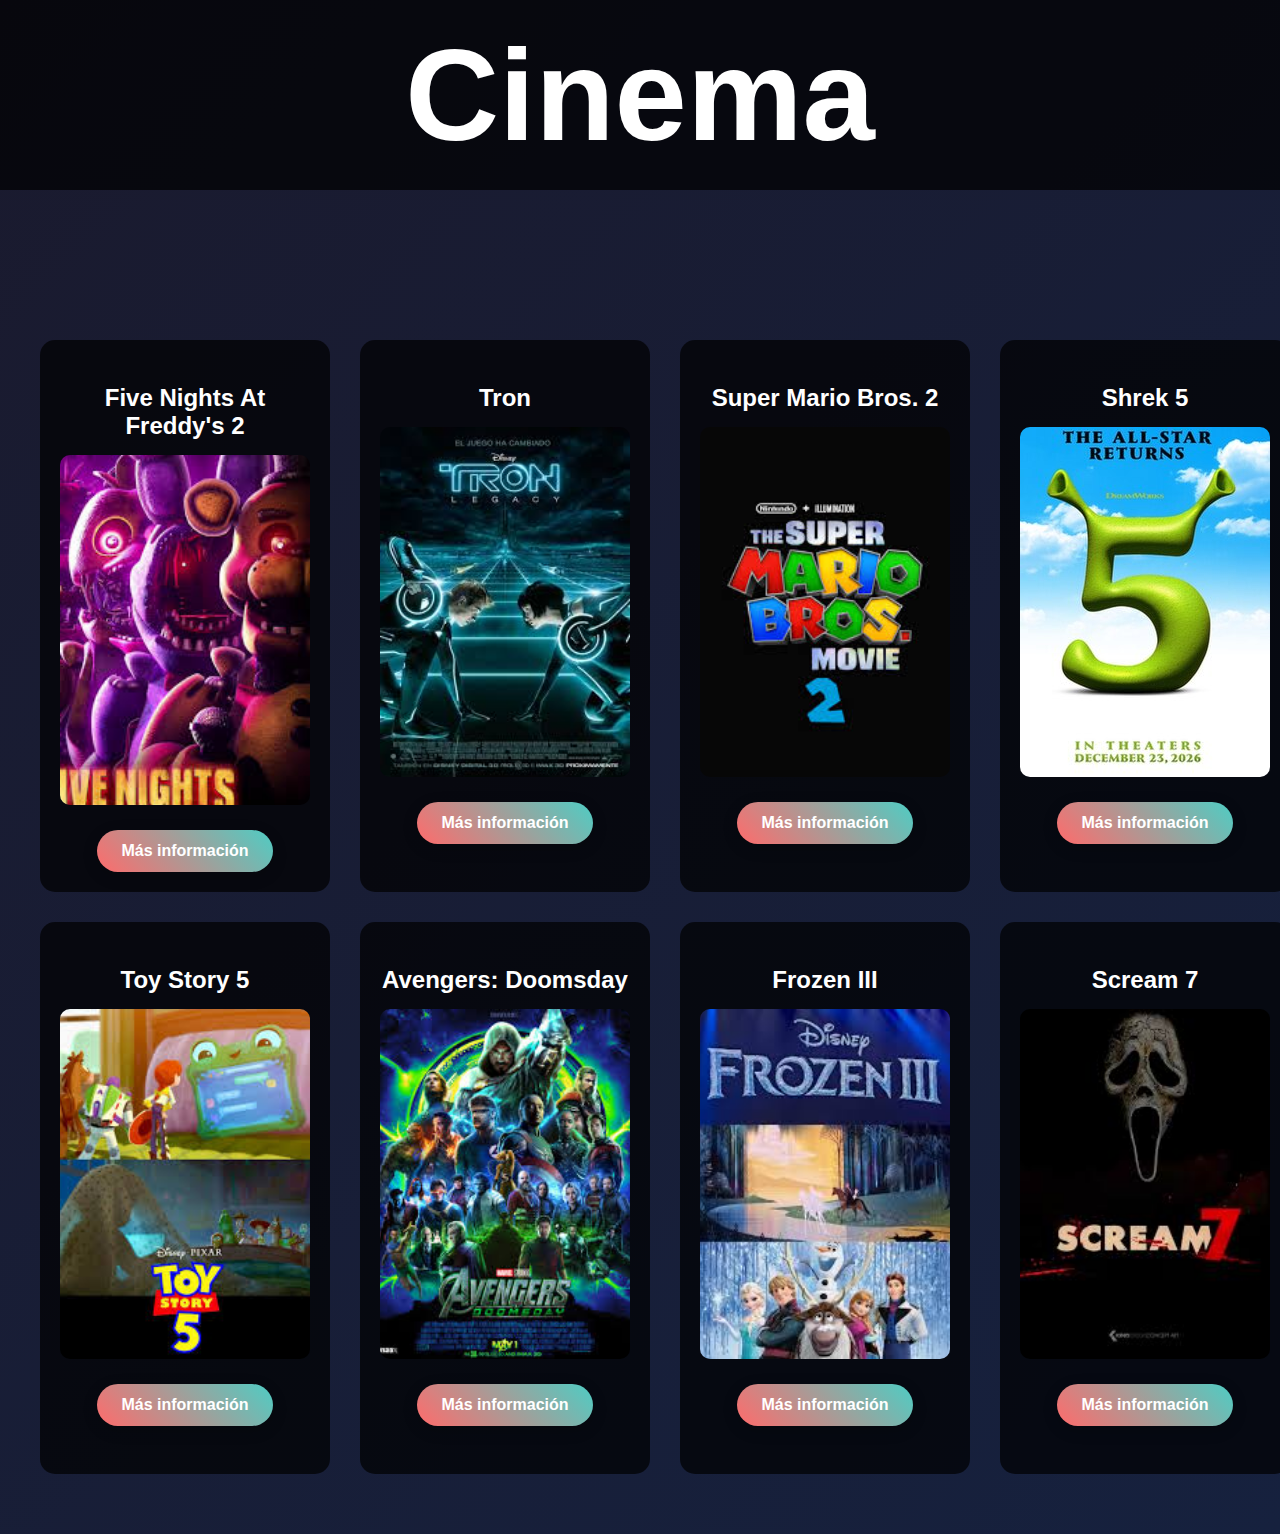
<file: index.html>
<!DOCTYPE html>
<html lang="es">

<head>
    <meta charset="UTF-8">
    <meta name="viewport" content="width=device-width, initial-scale=1.0">
    <link rel="stylesheet" href="styles.css">
    <script src="script.js"></script>
    <title>Cinema</title>
</head>

<body>
    <h1 class="conr">Cinema</h1>

    <section>

        <div class="parent">
            <div class="movie-card">
                <h3>Five Nights At Freddy's 2</h3>
                <img src="cinema.jpg" alt="Five Nights At Freddy's 2">
                <button id="FNAF" class="info-btn" onclick="clk(id)">Más información</button>
            </div>
            <div class="movie-card">
                <h3>Tron</h3>
                <img src="cinema3.jpg" alt="Tron">
                <button id="TRON" class="info-btn" onclick="clk(id)">Más información</button>
            </div>
            <div class="movie-card">
                <h3>Super Mario Bros. 2</h3>
                <img src="cinema4.jpg" alt="Super Mario Bros. 2">
                <button id="SMB2" class="info-btn" onclick="clk(id)">Más información</button>
            </div>
            <div class="movie-card">
                <h3>Shrek 5</h3>
                <img src="cinema5.jpg" alt="Shrek 5">
                <button id="SHK5" class="info-btn" onclick="clk(id)">Más información</button>
            </div>
            <div class="movie-card">
                <h3>Toy Story 5</h3>
                <img src="cinema2.jpg" alt="Toy Story 5">
                <button id="TOY5" class="info-btn" onclick="clk(id)">Más información</button>
            </div>
            <div class="movie-card">
                <h3>Avengers: Doomsday</h3>
                <img src="cinema6.jpg" alt="Avengers: Doomsday">
                <button id="DOOM" class="info-btn"onclick="clk(id)">Más información</button>
            </div>
            <div class="movie-card">
                <h3>Frozen III</h3>
                <img src="cinema7.jpg" alt="Frozen III">
                <button id="FIII" class="info-btn"onclick="clk(id)">Más información</button>
            </div>
            <div class="movie-card">
                <h3>Scream 7</h3>
                <img src="cinema8.jpg" alt="Scream 7">
                <button id="SCR7" class="info-btn"onclick="clk(id)">Más información</button>
            </div>
        </div>
    </section>
</body>

</html>
</file>
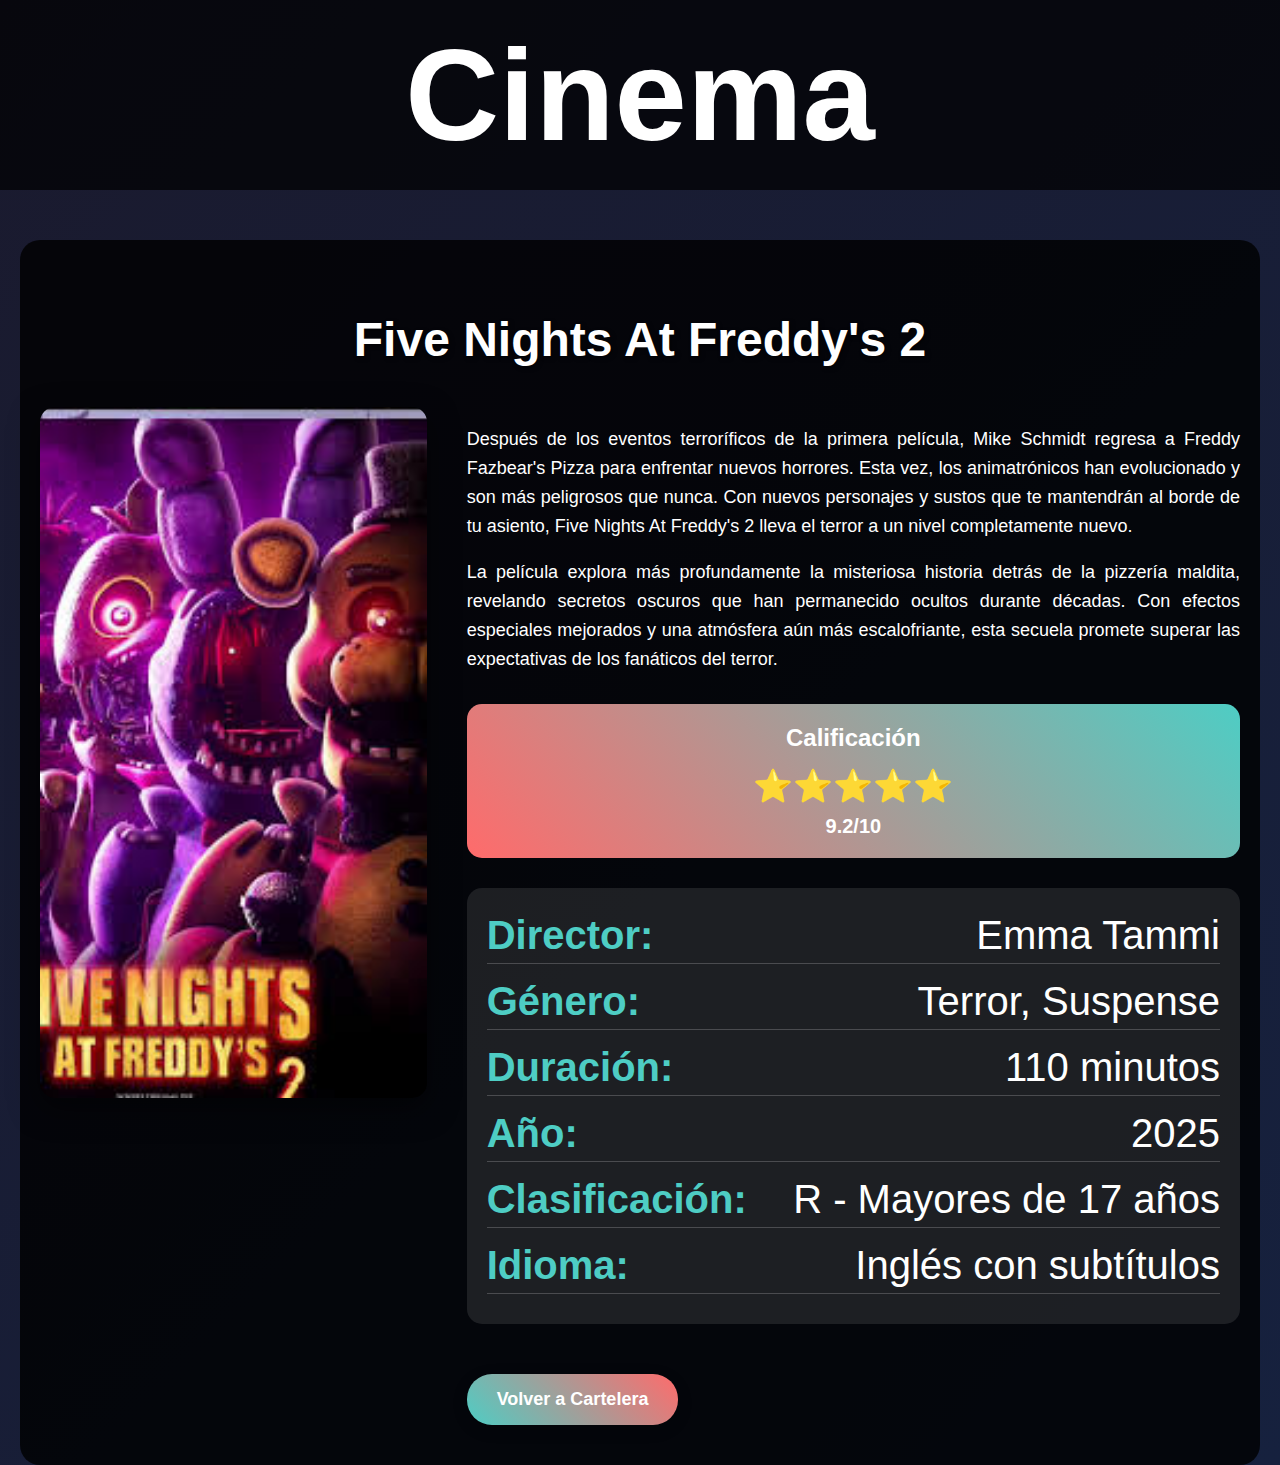
<file: index2.html>
<!DOCTYPE html>
<html lang="es">

<head>
    <meta charset="UTF-8">
    <meta name="viewport" content="width=device-width, initial-scale=1.0">
    <link rel="stylesheet" href="styles.css">
    <link rel="stylesheet" href="movie-detail.css">
    <title>Five Nights At Freddy's 2 - Cine Jank</title>
</head>

<body>
    <h1 class="conr">Cinema</h1>

    <div class="movie-detail-container">
        <div class="movie-header">
            <h1 class="movie-title">Five Nights At Freddy's 2</h1>
        </div>

        <div class="movie-content">
            <div class="movie-poster">
                <img src="cinema.jpg" alt="Five Nights At Freddy's 2 Poster">
            </div>

            <div class="movie-info">
                <div class="movie-description">
                    <p>Después de los eventos terroríficos de la primera película, Mike Schmidt regresa a Freddy Fazbear's Pizza para enfrentar nuevos horrores. Esta vez, los animatrónicos han evolucionado y son más peligrosos que nunca. Con nuevos personajes y sustos que te mantendrán al borde de tu asiento, Five Nights At Freddy's 2 lleva el terror a un nivel completamente nuevo.</p>

                    <p>La película explora más profundamente la misteriosa historia detrás de la pizzería maldita, revelando secretos oscuros que han permanecido ocultos durante décadas. Con efectos especiales mejorados y una atmósfera aún más escalofriante, esta secuela promete superar las expectativas de los fanáticos del terror.</p>
                </div>

                <div class="movie-rating">
                    <div class="rating-title">Calificación</div>
                    <div class="rating-stars">⭐⭐⭐⭐⭐</div>
                    <div class="rating-score">9.2/10</div>
                </div>

                <div class="movie-details">
                    <div class="detail-item">
                        <span class="detail-label">Director:</span>
                        <span>Emma Tammi</span>
                    </div>
                    <div class="detail-item">
                        <span class="detail-label">Género:</span>
                        <span>Terror, Suspense</span>
                    </div>
                    <div class="detail-item">
                        <span class="detail-label">Duración:</span>
                        <span>110 minutos</span>
                    </div>
                    <div class="detail-item">
                        <span class="detail-label">Año:</span>
                        <span>2025</span>
                    </div>
                    <div class="detail-item">
                        <span class="detail-label">Clasificación:</span>
                        <span>R - Mayores de 17 años</span>
                    </div>
                    <div class="detail-item">
                        <span class="detail-label">Idioma:</span>
                        <span>Inglés con subtítulos</span>
                    </div>
                </div>

                <button class="back-button" onclick="window.location.href='index.html'">Volver a Cartelera</button>
            </div>
        </div>
    </div>
</body>

</html>
</file>
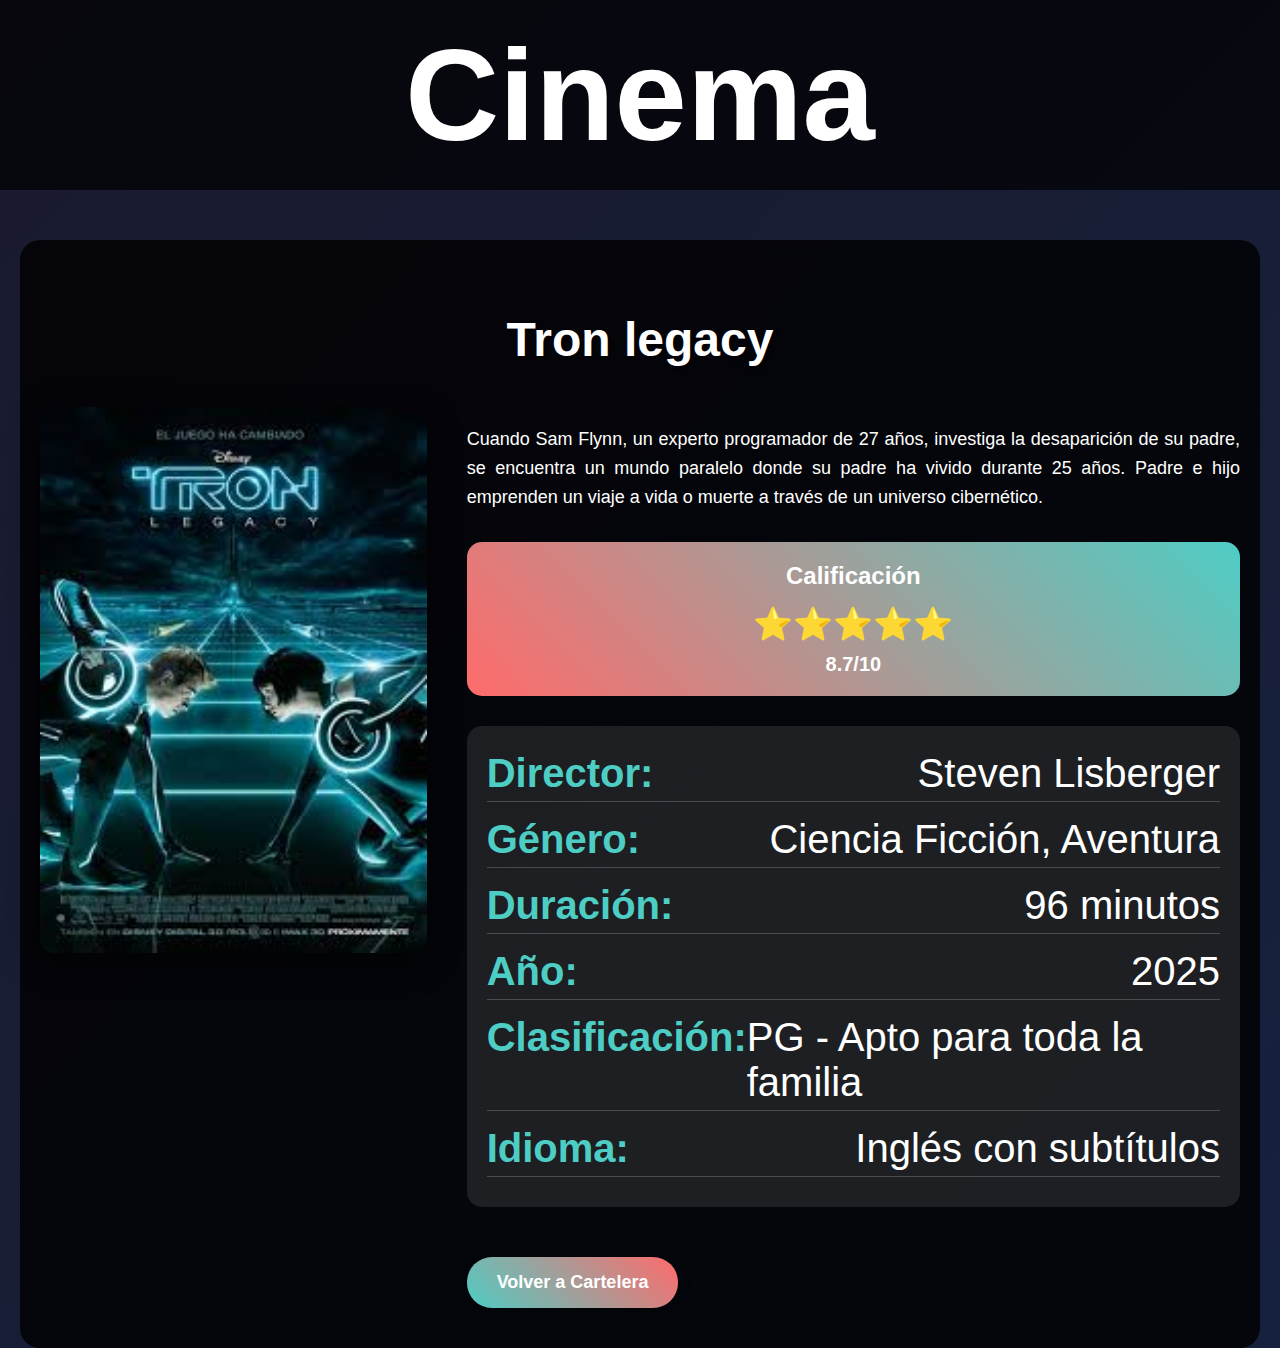
<file: index3.html>
<!DOCTYPE html>
<html lang="es">

<head>
    <meta charset="UTF-8">
    <meta name="viewport" content="width=device-width, initial-scale=1.0">
    <link rel="stylesheet" href="styles.css">
    <link rel="stylesheet" href="movie-detail.css">
    <title>Tron Legacy - Cinema</title>
</head>

<body>
    <h1 class="conr">Cinema</h1>

    <div class="movie-detail-container">
        <div class="movie-header">
            <h1 class="movie-title">Tron legacy</h1>
        </div>

        <div class="movie-content">
            <div class="movie-poster">
                <img src="cinema3.jpg" alt="Tron Poster">
            </div>

            <div class="movie-info">
                <div class="movie-description">
                    <p>
                        Cuando Sam Flynn, un experto programador de 27 años, investiga la desaparición de su padre, se encuentra un mundo paralelo donde su padre ha vivido durante 25 años. Padre e hijo emprenden un viaje a vida o muerte a través de un universo cibernético.
                    </p>
                </div>

                <div class="movie-rating">
                    <div class="rating-title">Calificación</div>
                    <div class="rating-stars">⭐⭐⭐⭐⭐</div>
                    <div class="rating-score">8.7/10</div>
                </div>

                <div class="movie-details">
                    <div class="detail-item">
                        <span class="detail-label">Director:</span>
                        <span>Steven Lisberger</span>
                    </div>
                    <div class="detail-item">
                        <span class="detail-label">Género:</span>
                        <span>Ciencia Ficción, Aventura</span>
                    </div>
                    <div class="detail-item">
                        <span class="detail-label">Duración:</span>
                        <span>96 minutos</span>
                    </div>
                    <div class="detail-item">
                        <span class="detail-label">Año:</span>
                        <span>2025</span>
                    </div>
                    <div class="detail-item">
                        <span class="detail-label">Clasificación:</span>
                        <span>PG - Apto para toda la familia</span>
                    </div>
                    <div class="detail-item">
                        <span class="detail-label">Idioma:</span>
                        <span>Inglés con subtítulos</span>
                    </div>
                </div>

                <button class="back-button" onclick="window.location.href='index.html'">Volver a Cartelera</button>
            </div>
        </div>
    </div>
</body>

</html>
</file>
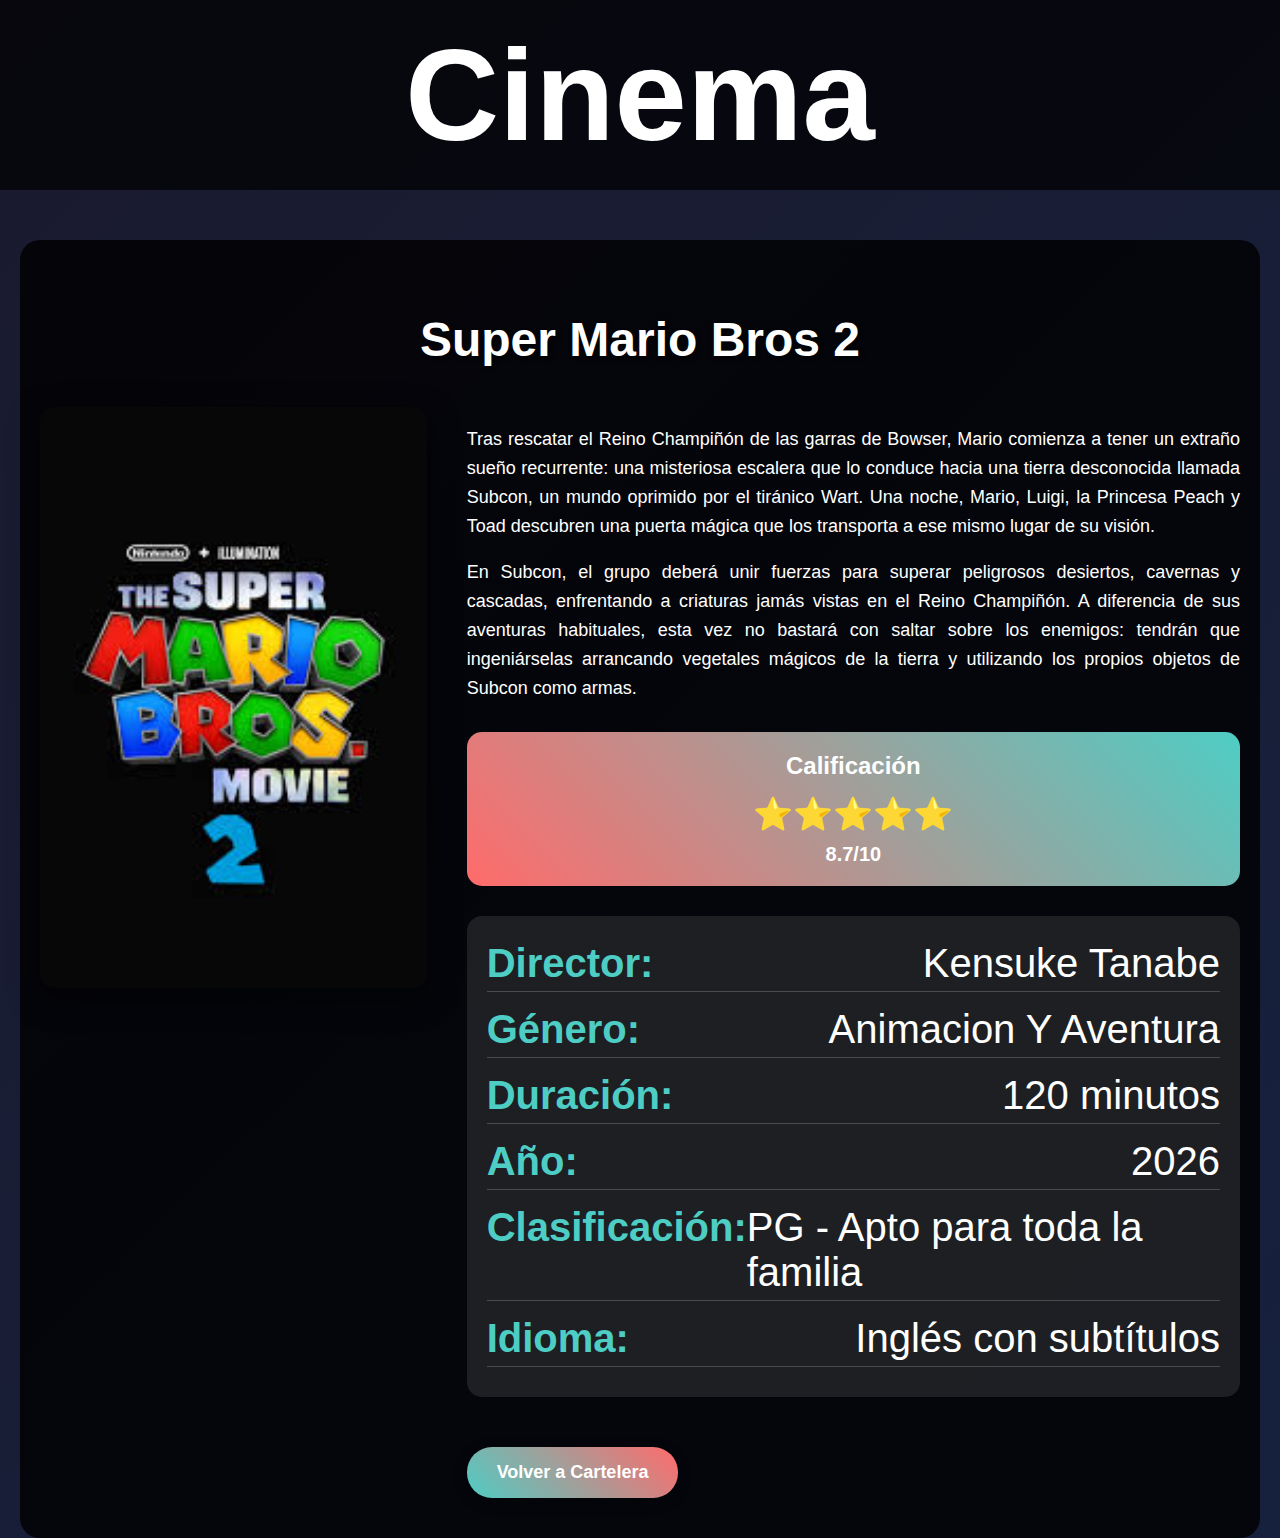
<file: index4.html>
<!DOCTYPE html>
<html lang="es">

<head>
    <meta charset="UTF-8">
    <meta name="viewport" content="width=device-width, initial-scale=1.0">
    <link rel="stylesheet" href="styles.css">
    <link rel="stylesheet" href="movie-detail.css">
    <title>Super Mario Bros 2 - Cinema</title>
</head>

<body>
    <h1 class="conr">Cinema</h1>

    <div class="movie-detail-container">
        <div class="movie-header">
            <h1 class="movie-title">Super Mario Bros 2</h1>
        </div>

        <div class="movie-content">
            <div class="movie-poster">
                <img src="cinema4.jpg" alt="Tron Poster">
            </div>

            <div class="movie-info">
                <div class="movie-description">
                    <p>
                        
Tras rescatar el Reino Champiñón de las garras de Bowser, Mario comienza a tener un extraño sueño recurrente: una misteriosa escalera que lo conduce hacia una tierra desconocida llamada Subcon, un mundo oprimido por el tiránico Wart. Una noche, Mario, Luigi, la Princesa Peach y Toad descubren una puerta mágica que los transporta a ese mismo lugar de su visión.
                    </p>
                    <p>

En Subcon, el grupo deberá unir fuerzas para superar peligrosos desiertos, cavernas y cascadas, enfrentando a criaturas jamás vistas en el Reino Champiñón. A diferencia de sus aventuras habituales, esta vez no bastará con saltar sobre los enemigos: tendrán que ingeniárselas arrancando vegetales mágicos de la tierra y utilizando los propios objetos de Subcon como armas.
                    </p>
                </div>

                <div class="movie-rating">
                    <div class="rating-title">Calificación</div>
                    <div class="rating-stars">⭐⭐⭐⭐⭐</div>
                    <div class="rating-score">8.7/10</div>
                </div>

                <div class="movie-details">
                    <div class="detail-item">
                        <span class="detail-label">Director:</span>
                        <span>Kensuke Tanabe</span>
                    </div>
                    <div class="detail-item">
                        <span class="detail-label">Género:</span>
                        <span>Animacion Y Aventura</span>
                    </div>
                    <div class="detail-item">
                        <span class="detail-label">Duración:</span>
                        <span>120 minutos</span>
                    </div>
                    <div class="detail-item">
                        <span class="detail-label">Año:</span>
                        <span>2026</span>
                    </div>
                    <div class="detail-item">
                        <span class="detail-label">Clasificación:</span>
                        <span>PG - Apto para toda la familia</span>
                    </div>
                    <div class="detail-item">
                        <span class="detail-label">Idioma:</span>
                        <span>Inglés con subtítulos</span>
                    </div>
                </div>

                <button class="back-button" onclick="window.location.href='index.html'">Volver a Cartelera</button>
            </div>
        </div>
    </div>
</body>

</html>
</file>
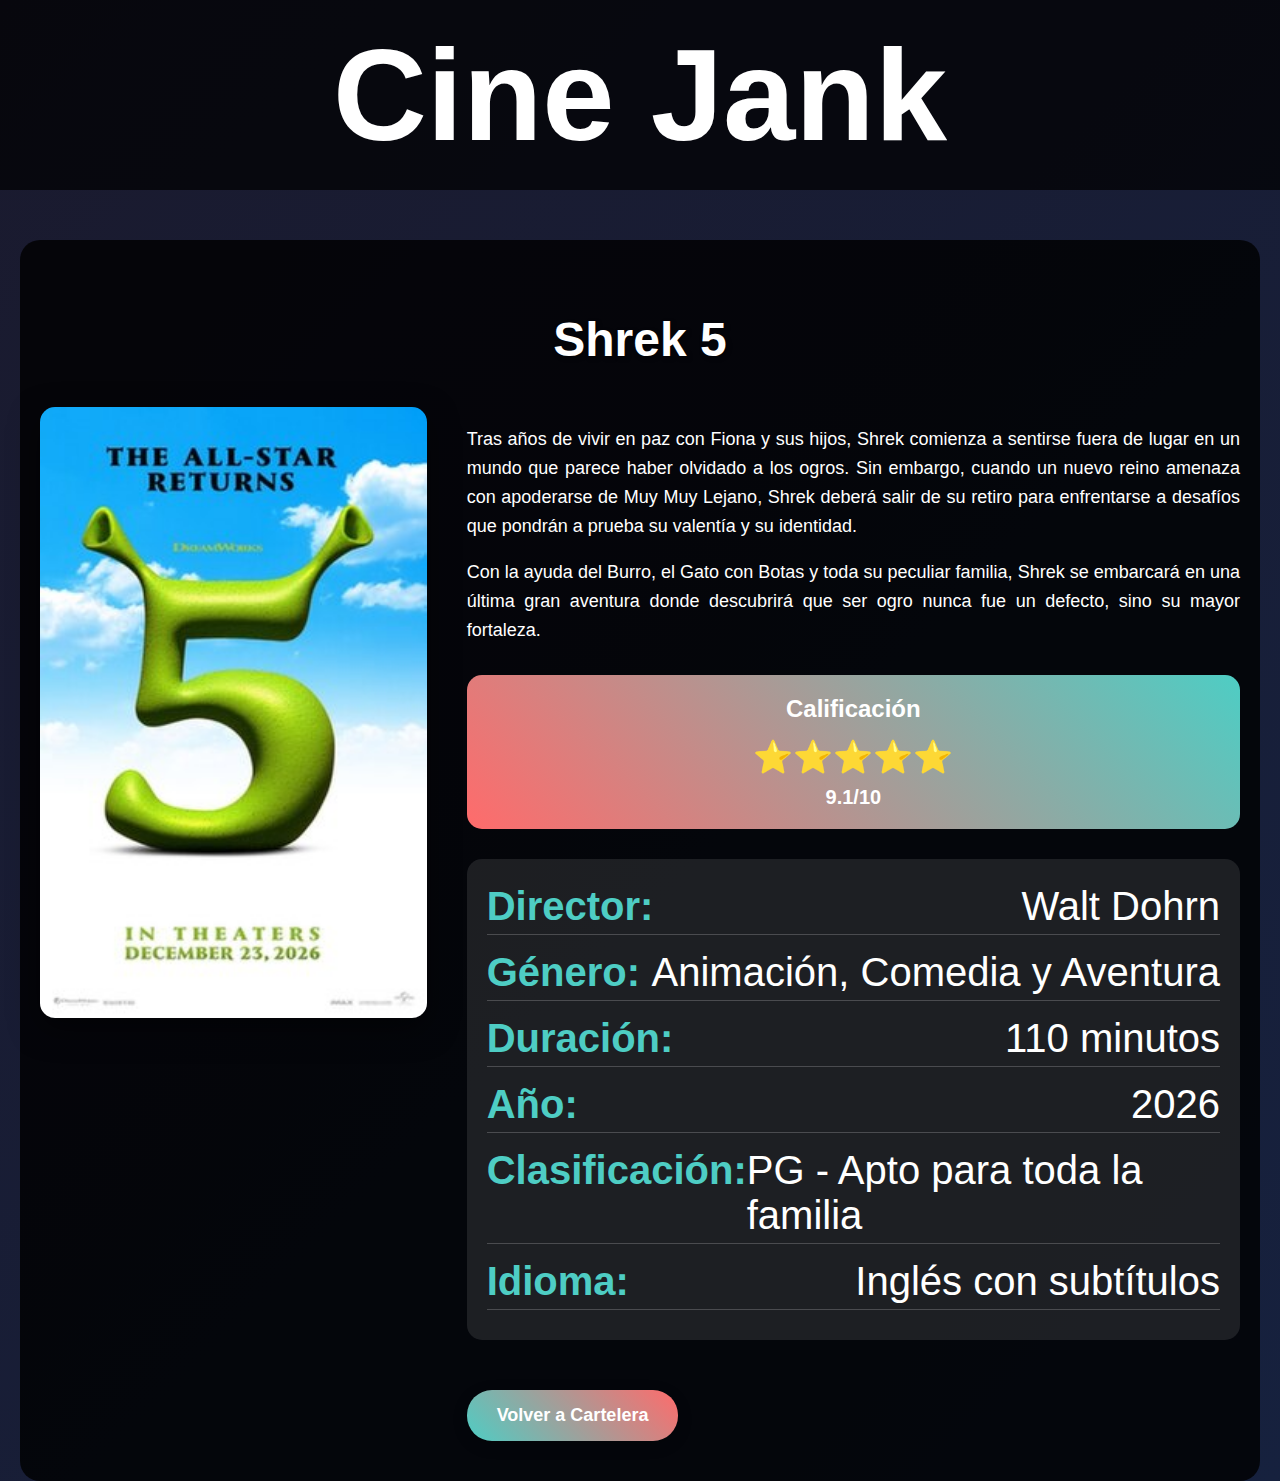
<file: index5.html>
<!DOCTYPE html>
<html lang="es">

<head>
    <meta charset="UTF-8">
    <meta name="viewport" content="width=device-width, initial-scale=1.0">
    <link rel="stylesheet" href="styles.css">
    <link rel="stylesheet" href="movie-detail.css">
    <title>Shrek 5 - Cine Jank</title>
</head>

<body>
    <h1 class="conr">Cine Jank</h1>

    <div class="movie-detail-container">
        <div class="movie-header">
            <h1 class="movie-title">Shrek 5</h1>
        </div>

        <div class="movie-content">
            <div class="movie-poster">
                <img src="cinema5.jpg" alt="Shrek Poster">
            </div>

            <div class="movie-info">
                <div class="movie-description">
                    <p>
                        Tras años de vivir en paz con Fiona y sus hijos, Shrek comienza a sentirse fuera de lugar en un mundo que parece haber olvidado a los ogros. Sin embargo, cuando un nuevo reino amenaza con apoderarse de Muy Muy Lejano, Shrek deberá salir de su retiro para enfrentarse a desafíos que pondrán a prueba su valentía y su identidad.
                    </p>
                    <p>
                        Con la ayuda del Burro, el Gato con Botas y toda su peculiar familia, Shrek se embarcará en una última gran aventura donde descubrirá que ser ogro nunca fue un defecto, sino su mayor fortaleza.
                    </p>
                </div>

                <div class="movie-rating">
                    <div class="rating-title">Calificación</div>
                    <div class="rating-stars">⭐⭐⭐⭐⭐</div>
                    <div class="rating-score">9.1/10</div>
                </div>

                <div class="movie-details">
                    <div class="detail-item">
                        <span class="detail-label">Director:</span>
                        <span>Walt Dohrn</span>
                    </div>
                    <div class="detail-item">
                        <span class="detail-label">Género:</span>
                        <span>Animación, Comedia y Aventura</span>
                    </div>
                    <div class="detail-item">
                        <span class="detail-label">Duración:</span>
                        <span>110 minutos</span>
                    </div>
                    <div class="detail-item">
                        <span class="detail-label">Año:</span>
                        <span>2026</span>
                    </div>
                    <div class="detail-item">
                        <span class="detail-label">Clasificación:</span>
                        <span>PG - Apto para toda la familia</span>
                    </div>
                    <div class="detail-item">
                        <span class="detail-label">Idioma:</span>
                        <span>Inglés con subtítulos</span>
                    </div>
                </div>

                <button class="back-button" onclick="window.location.href='index.html'">Volver a Cartelera</button>
            </div>
        </div>
    </div>
</body>

</html>
</file>
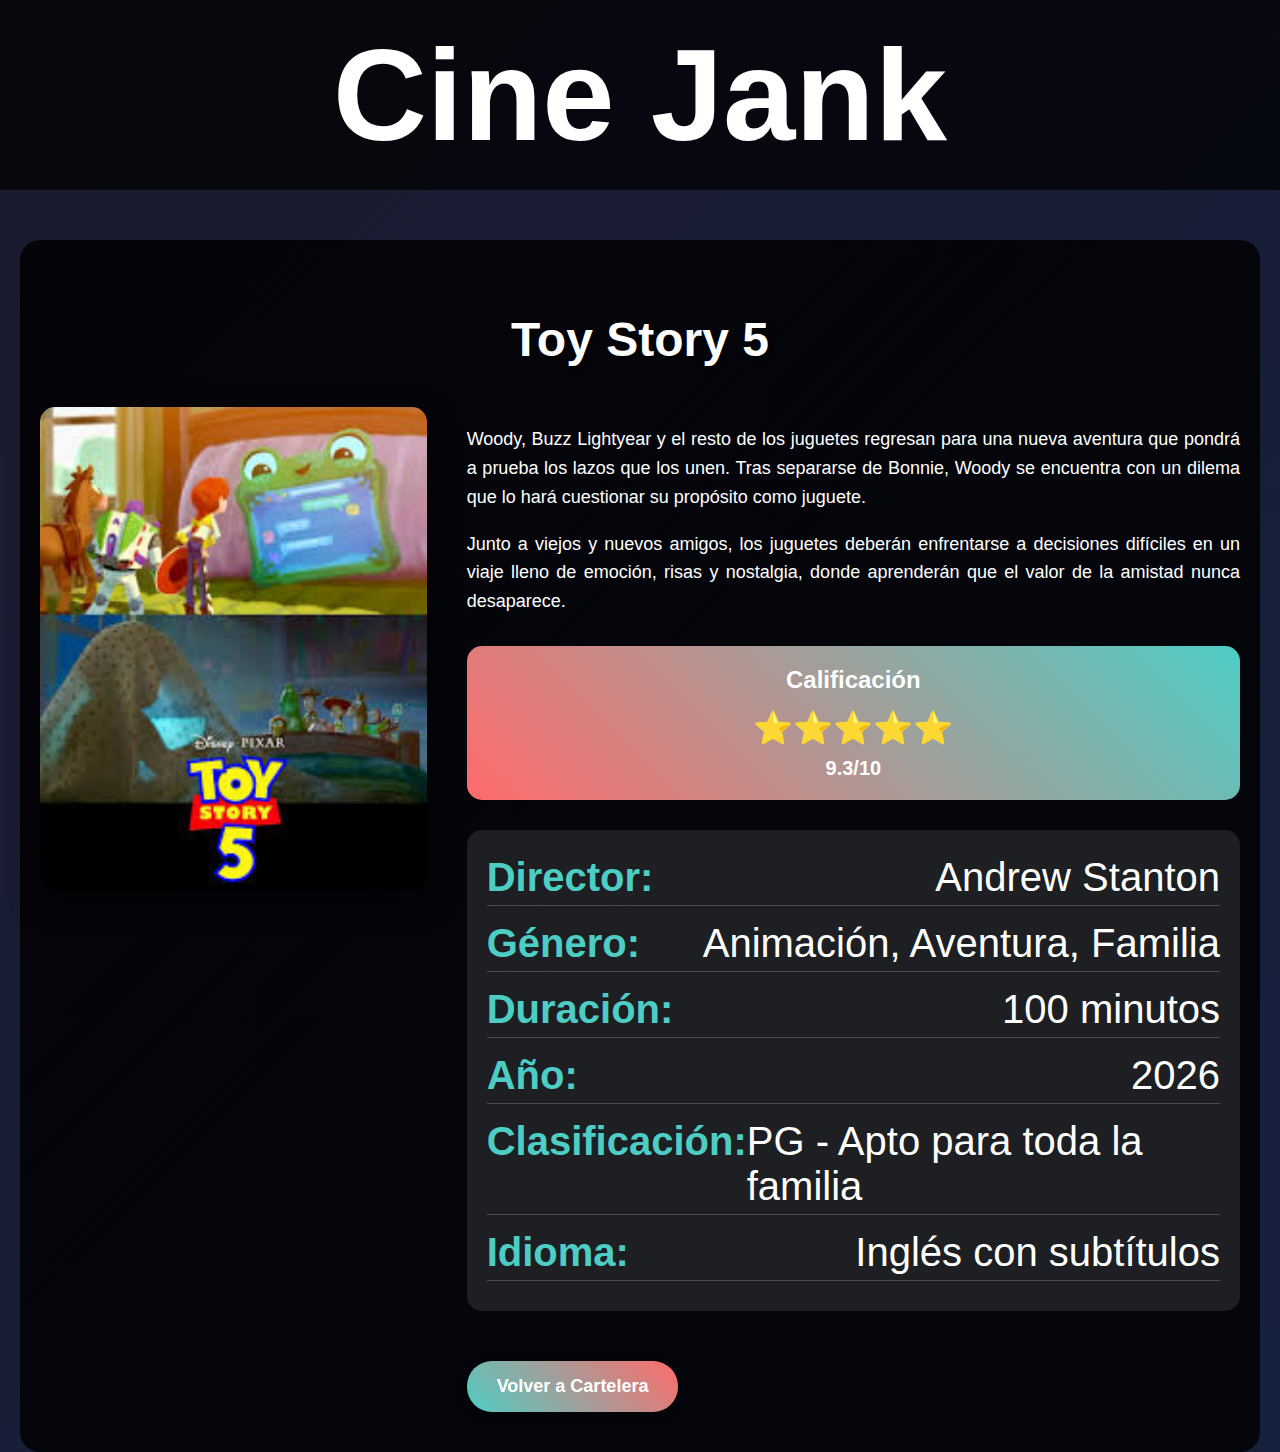
<file: index6.html>
<!DOCTYPE html>
<html lang="es">

<head>
    <meta charset="UTF-8">
    <meta name="viewport" content="width=device-width, initial-scale=1.0">
    <link rel="stylesheet" href="styles.css">
    <link rel="stylesheet" href="movie-detail.css">
    <title>Toy Story 5 - Cine Jank</title>
</head>

<body>
    <h1 class="conr">Cine Jank</h1>

    <div class="movie-detail-container">
        <div class="movie-header">
            <h1 class="movie-title">Toy Story 5</h1>
        </div>

        <div class="movie-content">
            <div class="movie-poster">
                <img src="cinema2.jpg" alt="Toy Story 5 Poster">
            </div>

            <div class="movie-info">
                <div class="movie-description">
                    <p>
                        Woody, Buzz Lightyear y el resto de los juguetes regresan para una nueva aventura que pondrá a prueba los lazos que los unen. 
                        Tras separarse de Bonnie, Woody se encuentra con un dilema que lo hará cuestionar su propósito como juguete.
                    </p>
                    <p>
                        Junto a viejos y nuevos amigos, los juguetes deberán enfrentarse a decisiones difíciles en un viaje lleno de emoción, 
                        risas y nostalgia, donde aprenderán que el valor de la amistad nunca desaparece.
                    </p>
                </div>

                <div class="movie-rating">
                    <div class="rating-title">Calificación</div>
                    <div class="rating-stars">⭐⭐⭐⭐⭐</div>
                    <div class="rating-score">9.3/10</div>
                </div>

                <div class="movie-details">
                    <div class="detail-item">
                        <span class="detail-label">Director:</span>
                        <span>Andrew Stanton</span>
                    </div>
                    <div class="detail-item">
                        <span class="detail-label">Género:</span>
                        <span>Animación, Aventura, Familia</span>
                    </div>
                    <div class="detail-item">
                        <span class="detail-label">Duración:</span>
                        <span>100 minutos</span>
                    </div>
                    <div class="detail-item">
                        <span class="detail-label">Año:</span>
                        <span>2026</span>
                    </div>
                    <div class="detail-item">
                        <span class="detail-label">Clasificación:</span>
                        <span>PG - Apto para toda la familia</span>
                    </div>
                    <div class="detail-item">
                        <span class="detail-label">Idioma:</span>
                        <span>Inglés con subtítulos</span>
                    </div>
                </div>

                <button class="back-button" onclick="window.location.href='index.html'">Volver a Cartelera</button>
            </div>
        </div>
    </div>
</body>

</html>
</file>
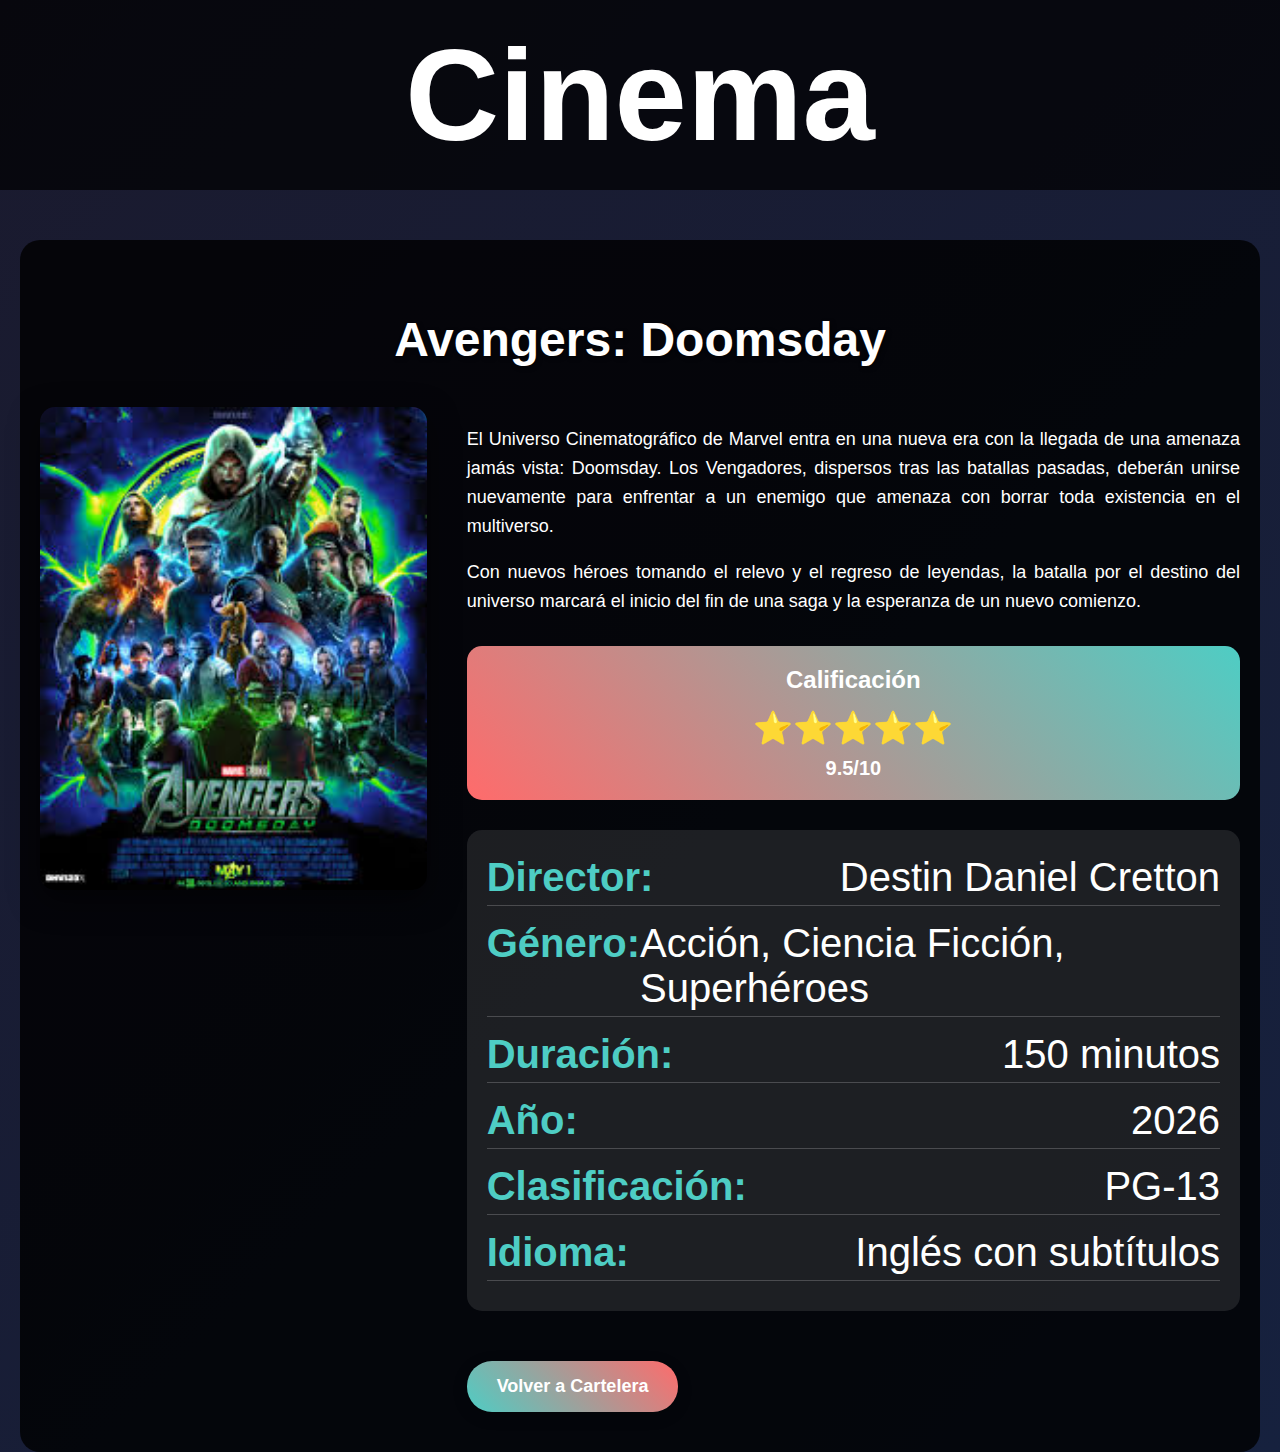
<file: index7.html>
<!DOCTYPE html>
<html lang="es">

<head>
    <meta charset="UTF-8">
    <meta name="viewport" content="width=device-width, initial-scale=1.0">
    <link rel="stylesheet" href="styles.css">
    <link rel="stylesheet" href="movie-detail.css">
    <title>Avengers: Doomsday - Cinema</title>
</head>

<body>
    <h1 class="conr">Cinema</h1>

    <div class="movie-detail-container">
        <div class="movie-header">
            <h1 class="movie-title">Avengers: Doomsday</h1>
        </div>

        <div class="movie-content">
            <div class="movie-poster">
                <img src="cinema6.jpg" alt="Avengers Doomsday Poster">
            </div>

            <div class="movie-info">
                <div class="movie-description">
                    <p>
                        El Universo Cinematográfico de Marvel entra en una nueva era con la llegada de una amenaza jamás vista: Doomsday. 
                        Los Vengadores, dispersos tras las batallas pasadas, deberán unirse nuevamente para enfrentar a un enemigo que amenaza 
                        con borrar toda existencia en el multiverso.
                    </p>
                    <p>
                        Con nuevos héroes tomando el relevo y el regreso de leyendas, la batalla por el destino del universo marcará el inicio 
                        del fin de una saga y la esperanza de un nuevo comienzo.
                    </p>
                </div>

                <div class="movie-rating">
                    <div class="rating-title">Calificación</div>
                    <div class="rating-stars">⭐⭐⭐⭐⭐</div>
                    <div class="rating-score">9.5/10</div>
                </div>

                <div class="movie-details">
                    <div class="detail-item">
                        <span class="detail-label">Director:</span>
                        <span>Destin Daniel Cretton</span>
                    </div>
                    <div class="detail-item">
                        <span class="detail-label">Género:</span>
                        <span>Acción, Ciencia Ficción, Superhéroes</span>
                    </div>
                    <div class="detail-item">
                        <span class="detail-label">Duración:</span>
                        <span>150 minutos</span>
                    </div>
                    <div class="detail-item">
                        <span class="detail-label">Año:</span>
                        <span>2026</span>
                    </div>
                    <div class="detail-item">
                        <span class="detail-label">Clasificación:</span>
                        <span>PG-13</span>
                    </div>
                    <div class="detail-item">
                        <span class="detail-label">Idioma:</span>
                        <span>Inglés con subtítulos</span>
                    </div>
                </div>

                <button class="back-button" onclick="window.location.href='index.html'">Volver a Cartelera</button>
            </div>
        </div>
    </div>
</body>

</html>
</file>
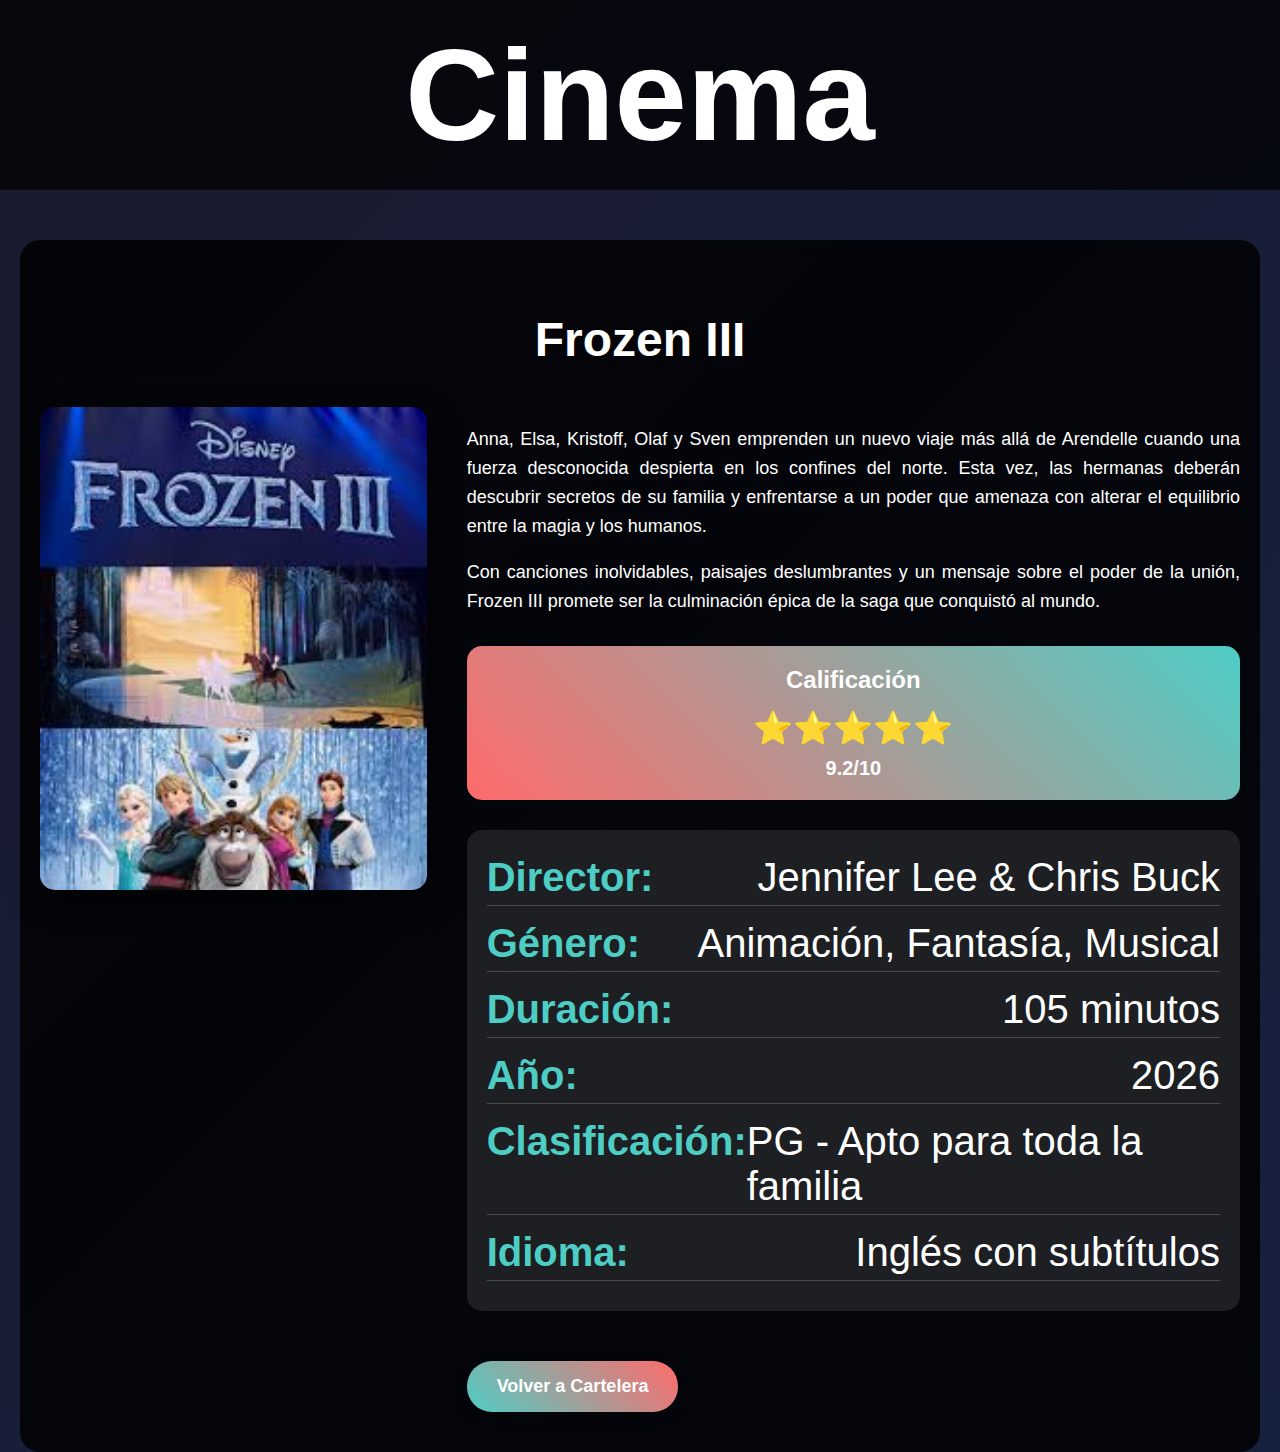
<file: index8.html>
<!DOCTYPE html>
<html lang="es">

<head>
    <meta charset="UTF-8">
    <meta name="viewport" content="width=device-width, initial-scale=1.0">
    <link rel="stylesheet" href="styles.css">
    <link rel="stylesheet" href="movie-detail.css">
    <title>Frozen III - Cinema</title>
</head>

<body>
    <h1 class="conr">Cinema</h1>

    <div class="movie-detail-container">
        <div class="movie-header">
            <h1 class="movie-title">Frozen III</h1>
        </div>

        <div class="movie-content">
            <div class="movie-poster">
                <img src="cinema7.jpg" alt="Frozen III Poster">
            </div>

            <div class="movie-info">
                <div class="movie-description">
                    <p>
                        Anna, Elsa, Kristoff, Olaf y Sven emprenden un nuevo viaje más allá de Arendelle cuando una fuerza desconocida
                        despierta en los confines del norte. Esta vez, las hermanas deberán descubrir secretos de su familia y enfrentarse 
                        a un poder que amenaza con alterar el equilibrio entre la magia y los humanos.
                    </p>
                    <p>
                        Con canciones inolvidables, paisajes deslumbrantes y un mensaje sobre el poder de la unión, 
                        Frozen III promete ser la culminación épica de la saga que conquistó al mundo.
                    </p>
                </div>

                <div class="movie-rating">
                    <div class="rating-title">Calificación</div>
                    <div class="rating-stars">⭐⭐⭐⭐⭐</div>
                    <div class="rating-score">9.2/10</div>
                </div>

                <div class="movie-details">
                    <div class="detail-item">
                        <span class="detail-label">Director:</span>
                        <span>Jennifer Lee & Chris Buck</span>
                    </div>
                    <div class="detail-item">
                        <span class="detail-label">Género:</span>
                        <span>Animación, Fantasía, Musical</span>
                    </div>
                    <div class="detail-item">
                        <span class="detail-label">Duración:</span>
                        <span>105 minutos</span>
                    </div>
                    <div class="detail-item">
                        <span class="detail-label">Año:</span>
                        <span>2026</span>
                    </div>
                    <div class="detail-item">
                        <span class="detail-label">Clasificación:</span>
                        <span>PG - Apto para toda la familia</span>
                    </div>
                    <div class="detail-item">
                        <span class="detail-label">Idioma:</span>
                        <span>Inglés con subtítulos</span>
                    </div>
                </div>

                <button class="back-button" onclick="window.location.href='index.html'">Volver a Cartelera</button>
            </div>
        </div>
    </div>
</body>

</html>
</file>
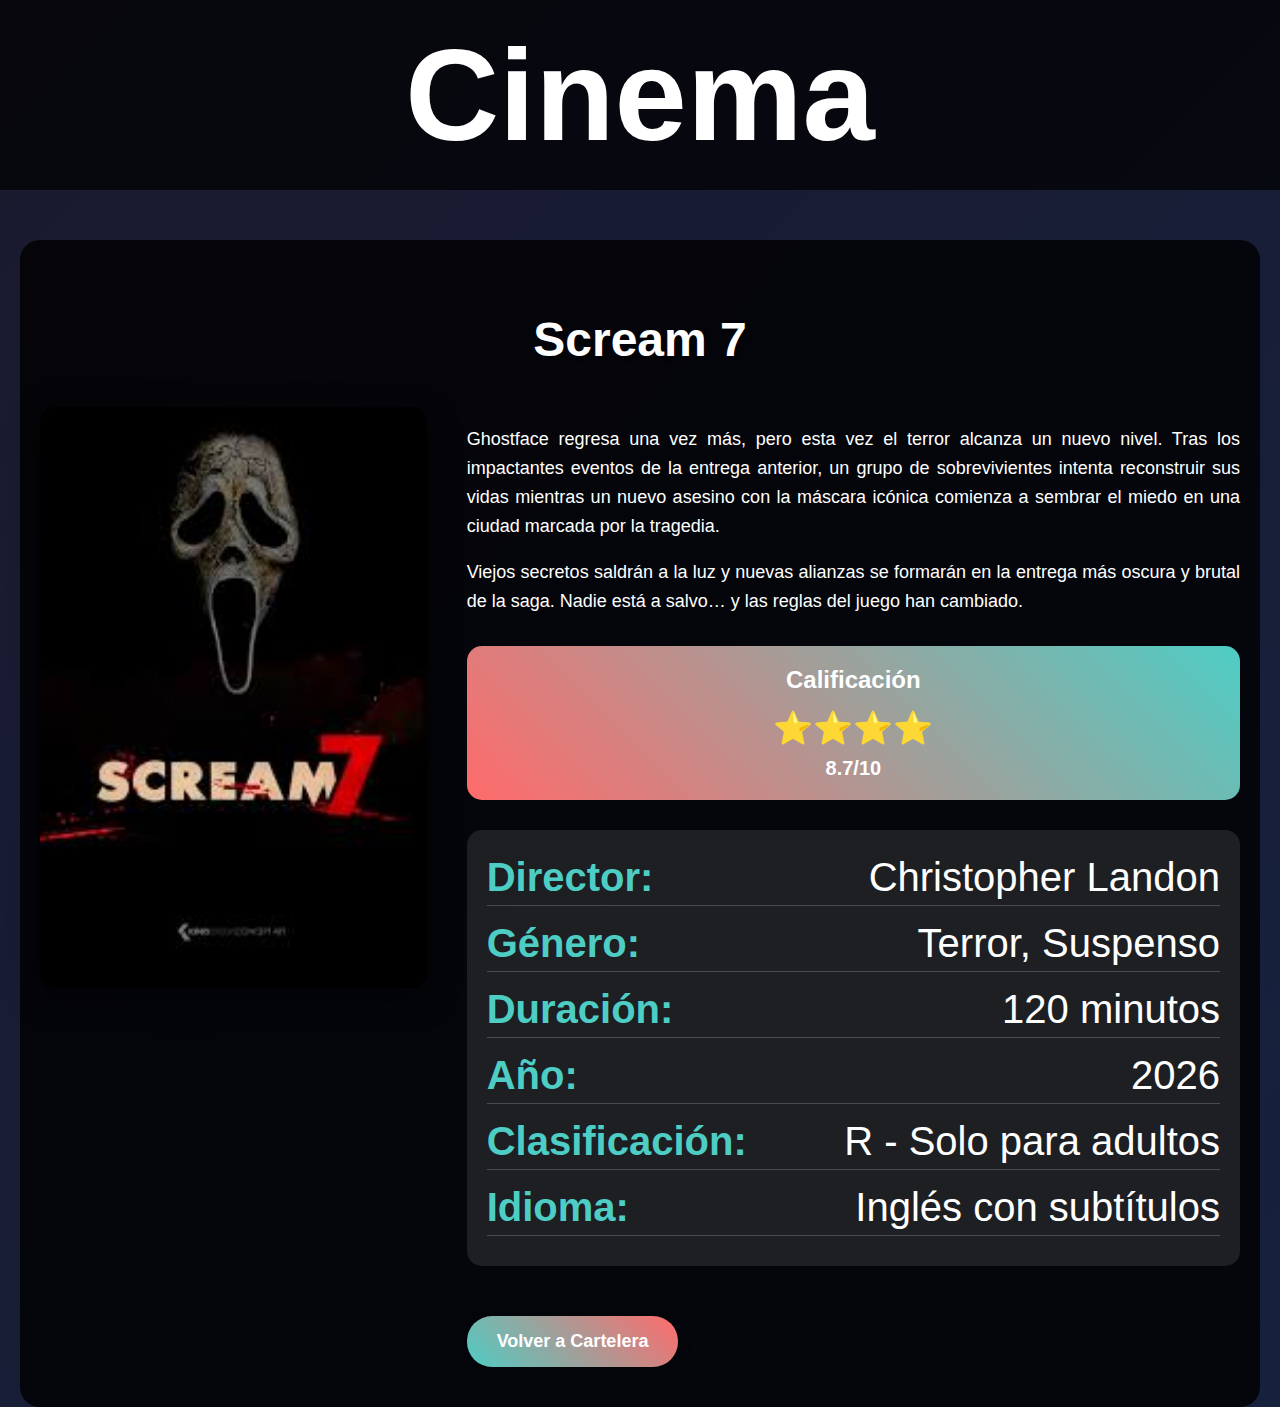
<file: index9.html>
<!DOCTYPE html>
<html lang="es">

<head>
    <meta charset="UTF-8">
    <meta name="viewport" content="width=device-width, initial-scale=1.0">
    <link rel="stylesheet" href="styles.css">
    <link rel="stylesheet" href="movie-detail.css">
    <title>Scream 7 - Cinema</title>
</head>

<body>
    <h1 class="conr">Cinema</h1>

    <div class="movie-detail-container">
        <div class="movie-header">
            <h1 class="movie-title">Scream 7</h1>
        </div>

        <div class="movie-content">
            <div class="movie-poster">
                <img src="cinema8.jpg"alt="Scream 7 Poster">
            </div>

            <div class="movie-info">
                <div class="movie-description">
                    <p>
                        Ghostface regresa una vez más, pero esta vez el terror alcanza un nuevo nivel. 
                        Tras los impactantes eventos de la entrega anterior, un grupo de sobrevivientes 
                        intenta reconstruir sus vidas mientras un nuevo asesino con la máscara icónica 
                        comienza a sembrar el miedo en una ciudad marcada por la tragedia.
                    </p>
                    <p>
                        Viejos secretos saldrán a la luz y nuevas alianzas se formarán en la entrega más 
                        oscura y brutal de la saga. Nadie está a salvo… y las reglas del juego han cambiado.
                    </p>
                </div>

                <div class="movie-rating">
                    <div class="rating-title">Calificación</div>
                    <div class="rating-stars">⭐⭐⭐⭐</div>
                    <div class="rating-score">8.7/10</div>
                </div>

                <div class="movie-details">
                    <div class="detail-item">
                        <span class="detail-label">Director:</span>
                        <span>Christopher Landon</span>
                    </div>
                    <div class="detail-item">
                        <span class="detail-label">Género:</span>
                        <span>Terror, Suspenso</span>
                    </div>
                    <div class="detail-item">
                        <span class="detail-label">Duración:</span>
                        <span>120 minutos</span>
                    </div>
                    <div class="detail-item">
                        <span class="detail-label">Año:</span>
                        <span>2026</span>
                    </div>
                    <div class="detail-item">
                        <span class="detail-label">Clasificación:</span>
                        <span>R - Solo para adultos</span>
                    </div>
                    <div class="detail-item">
                        <span class="detail-label">Idioma:</span>
                        <span>Inglés con subtítulos</span>
                    </div>
                </div>

                <button class="back-button" onclick="window.location.href='index.html'">Volver a Cartelera</button>
            </div>
        </div>
    </div>
</body>

</html>
</file>
<file: styles.css>
body {
    background: linear-gradient(135deg, #1a1a2e 0%, #16213e 25%, #0f3460 50%, #16213e 75%, #0e1b2e 100%);
    background-size: 400% 400%;
    animation: gradientShift 10s ease infinite;
    min-height: 100vh;
    color: white;
    font-size: 40px;
    margin: 0;
    padding: 0;
}

@keyframes gradientShift {
    0% {
        background-position: 0% 50%;
    }

    50% {
        background-position: 100% 50%;
    }

    100% {
        background-position: 0% 50%;
    }
}

.conr {
    font-size: 130px;
    font-family: Arial, Helvetica, sans-serif;
    background-color: rgba(0, 0, 0, 0.7);
    color: white;
    text-align: center;
    margin: 0;
    padding: 20px;
}

section {
    /*background-color: rgba (0,0,0,0,5);*/
    padding: 80px 20px 40px 20px;
    margin-top: 50px;
}

section p {
    text-align: center;
    font-size: 50px;
    margin-bottom: 40px;
    font-family: Arial, Helvetica, sans-serif;
}

.popcorn {
    position: absolute;
    top: 150px;
    right: 100px;
    z-index: 10;
}

.parent {
    display: grid;
    grid-template-columns: repeat(4, 1fr);
    grid-template-rows: repeat(2, 1fr);
    gap: 30px;
    max-width: 1400px;
    margin: 0 auto;
    padding: 20px;
}

.movie-card {
    background-color: rgba(0, 0, 0, 0.7);
    border-radius: 15px;
    padding: 20px;
    text-align: center;
    transition: transform 0.3s ease;
    cursor: pointer;
}

.movie-card h3 {
    font-size: 24px;
    margin-bottom: 15px;
    font-family: Arial, Helvetica, sans-serif;
    color: #fff;
}

.movie-card img {
    width: 250px;
    height: 350px;
    object-fit: cover;
    border-radius: 10px;
    transition: transform 0.3s ease, box-shadow 0.3s ease;
}

.movie-card:hover {
    transform: translateY(-10px);
    box-shadow: 0 10px 30px rgba(255, 255, 255, 0.3);
}


.info-btn {
    background: linear-gradient(45deg, #ff6b6b, #4ecdc4);
    color: white;
    border: none;
    padding: 12px 24px;
    font-size: 16px;
    font-weight: bold;
    border-radius: 25px;
    cursor: pointer;
    margin-top: 15px;
    transition: all 0.3s ease;
    box-shadow: 0 4px 15px rgba(0, 0, 0, 0.2);
}

.info-btn:hover {
    background: linear-gradient(45deg, #be3c3c, #218379);
    transform: translateY(-2px);
    box-shadow: 0 6px 20px rgba(0, 0, 0, 0.3);
}

.info-btn:active {
    background: linear-gradient(45deg, #ff6b6b, #4ecdc4);
    transform: translateY(2px);
    box-shadow: 0 6px 20px rgba(0, 0, 0, 0.3);
}

@media (max-width: 1200px) {
    .parent {
        grid-template-columns: repeat(3, 1fr);
        grid-template-rows: repeat(3, 1fr);
    }
}

@media (max-width: 900px) {
    .parent {
        grid-template-columns: repeat(2, 1fr);
        grid-template-rows: repeat(4, 1fr);
    }

    .movie-card img {
        width: 200px;
        height: 280px;
    }
}

@media (max-width: 600px) {
    .parent {
        grid-template-columns: 1fr;
        grid-template-rows: repeat(8, 1fr);
    }

    .conr {
        font-size: 80px;
    }

    section p {
        font-size: 35px;
    }
}
</file>
<file: movie-detail.css>
.movie-detail-container {
    max-width: 1200px;
    margin: 0 auto;
    padding: 40px 20px;
    background-color: rgba(0, 0, 0, 0.8);
    border-radius: 20px;
    margin-top: 50px;
}

.movie-header {
    text-align: center;
    margin-bottom: 40px;
}

.movie-title {
    font-size: 48px;
    font-family: Arial, Helvetica, sans-serif;
    color: #fff;
    margin-bottom: 20px;
    text-shadow: 2px 2px 4px rgba(0, 0, 0, 0.5);
}

.movie-content {
    display: grid;
    grid-template-columns: 1fr 2fr;
    gap: 40px;
    align-items: start;
}

.movie-poster {
    text-align: center;
}

.movie-poster img {
    width: 100%;
    max-width: 400px;
    height: auto;
    border-radius: 15px;
    box-shadow: 0 10px 30px rgba(0, 0, 0, 0.5);
}

.movie-info {
    color: #fff;
    font-family: Arial, Helvetica, sans-serif;
}

.movie-description {
    font-size: 18px;
    line-height: 1.6;
    margin-bottom: 30px;
    text-align: justify;
}

.movie-rating {
    background: linear-gradient(45deg, #ff6b6b, #4ecdc4);
    padding: 20px;
    border-radius: 15px;
    margin-bottom: 30px;
}

.rating-title {
    font-size: 24px;
    font-weight: bold;
    margin-bottom: 15px;
    text-align: center;
}

.rating-stars {
    text-align: center;
    font-size: 32px;
    margin-bottom: 10px;
}

.rating-score {
    text-align: center;
    font-size: 20px;
    font-weight: bold;
}

.movie-details {
    background-color: rgba(255, 255, 255, 0.1);
    padding: 20px;
    border-radius: 15px;
    margin-bottom: 30px;
}

.detail-item {
    display: flex;
    justify-content: space-between;
    margin-bottom: 10px;
    padding: 5px 0;
    border-bottom: 1px solid rgba(255, 255, 255, 0.2);
}

.detail-label {
    font-weight: bold;
    color: #4ecdc4;
}

.back-button {
    background: linear-gradient(45deg, #4ecdc4, #ff6b6b);
    color: white;
    border: none;
    padding: 15px 30px;
    font-size: 18px;
    font-weight: bold;
    border-radius: 25px;
    cursor: pointer;
    transition: all 0.3s ease;
    box-shadow: 0 4px 15px rgba(0, 0, 0, 0.2);
    margin-top: 20px;
}

.back-button:hover {
    background: linear-gradient(45deg, #26a69a, #ff5252);
    transform: translateY(-2px);
    box-shadow: 0 6px 20px rgba(0, 0, 0, 0.3);
}

.gallery {
    margin-top: 40px;
}

.gallery-title {
    font-size: 28px;
    color: #fff;
    text-align: center;
    margin-bottom: 20px;
}

.gallery-images {
    display: grid;
    grid-template-columns: repeat(auto-fit, minmax(200px, 1fr));
    gap: 20px;
}

.gallery-images img {
    width: 100%;
    height: 150px;
    object-fit: cover;
    border-radius: 10px;
    transition: transform 0.3s ease;
    cursor: pointer;
}

.gallery-images img:hover {
    transform: scale(1.05);
}

@media (max-width: 768px) {
    .movie-content {
        grid-template-columns: 1fr;
        gap: 20px;
    }

    .movie-title {
        font-size: 32px;
    }

    .movie-description {
        font-size: 16px;
    }
}
</file>
